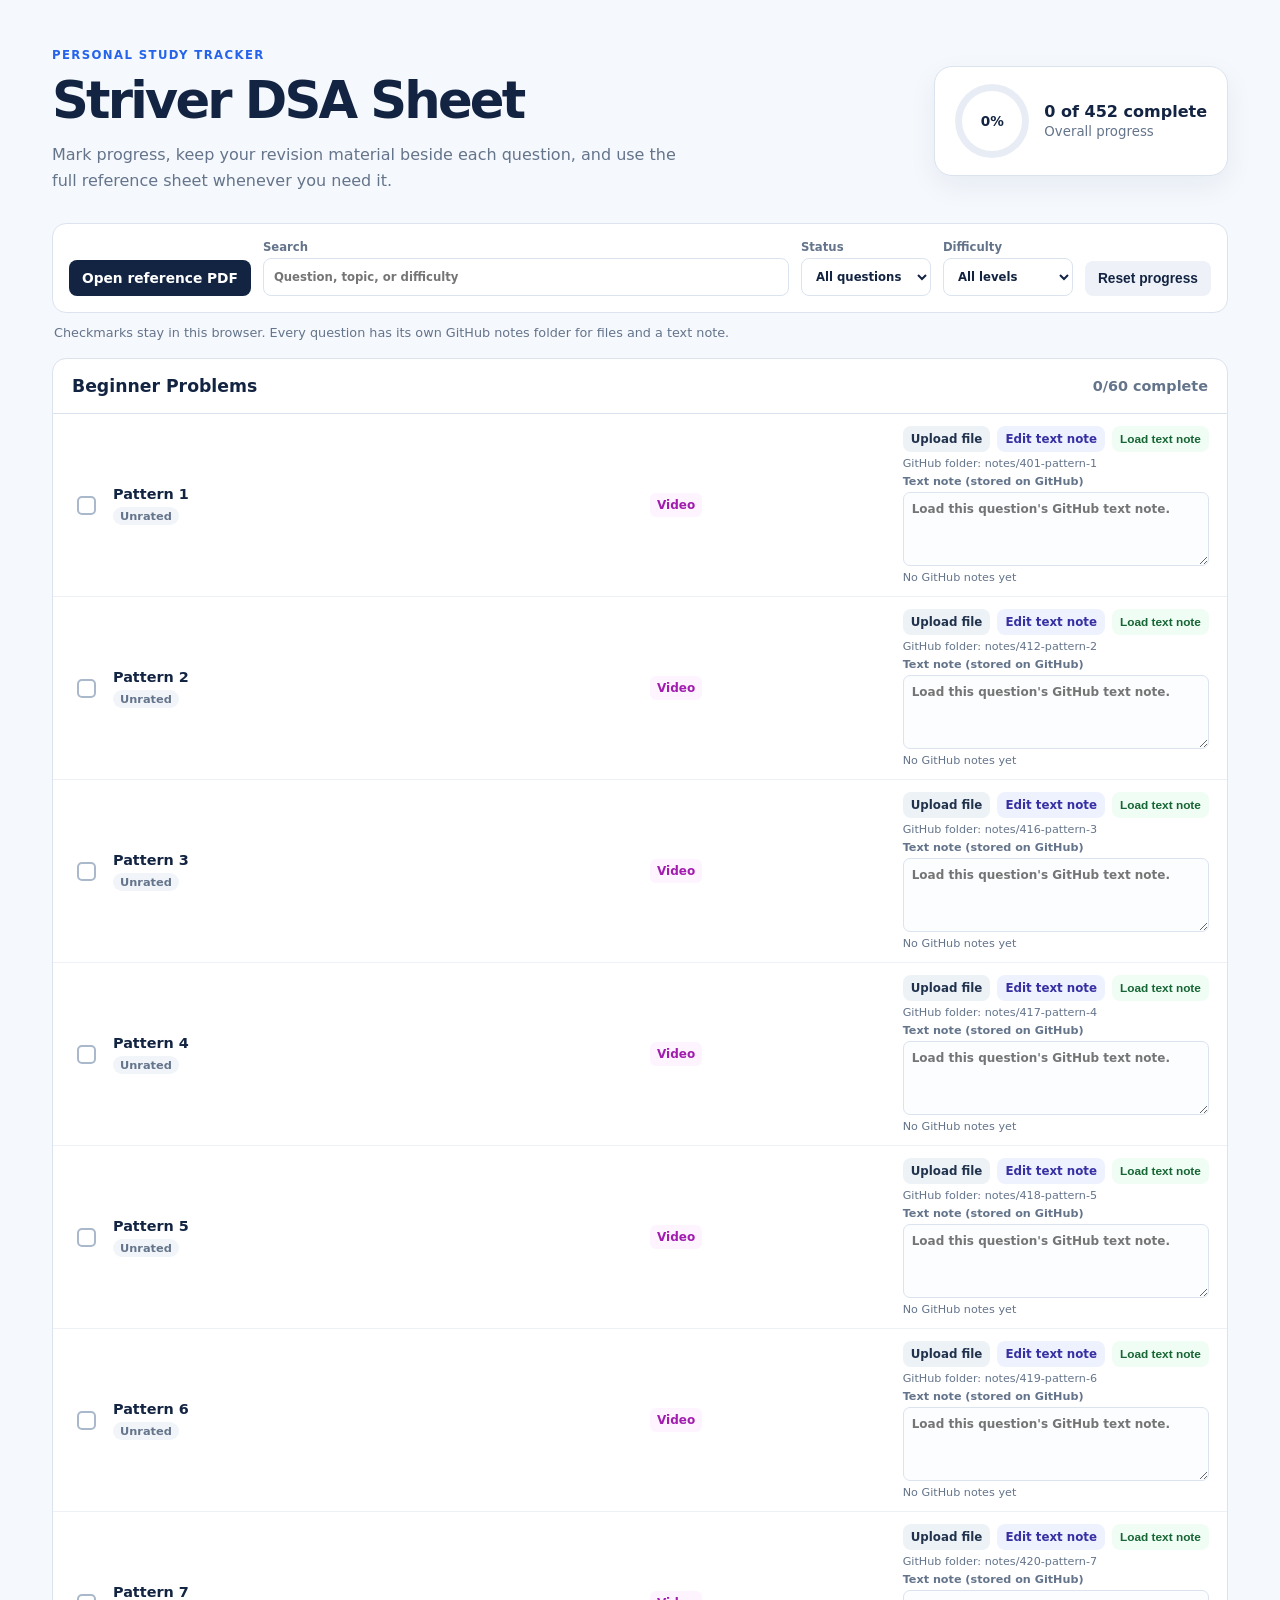
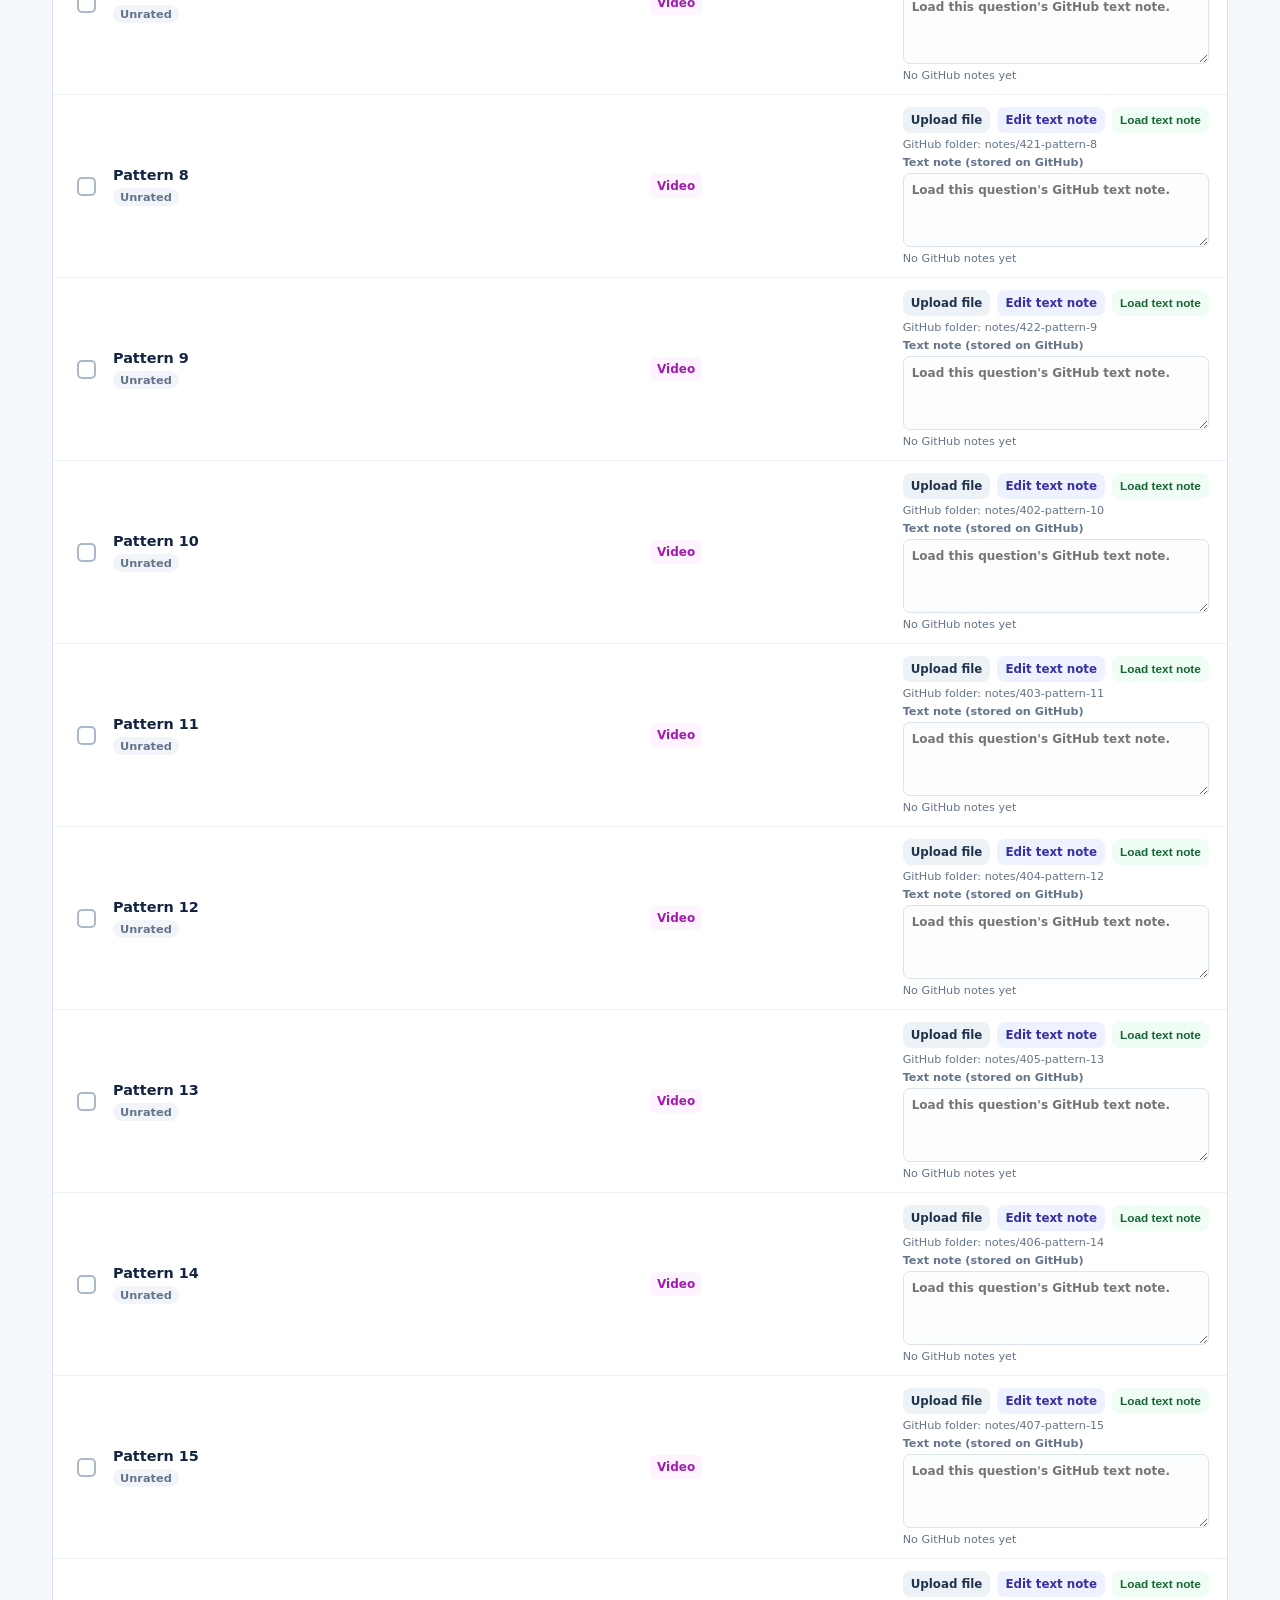
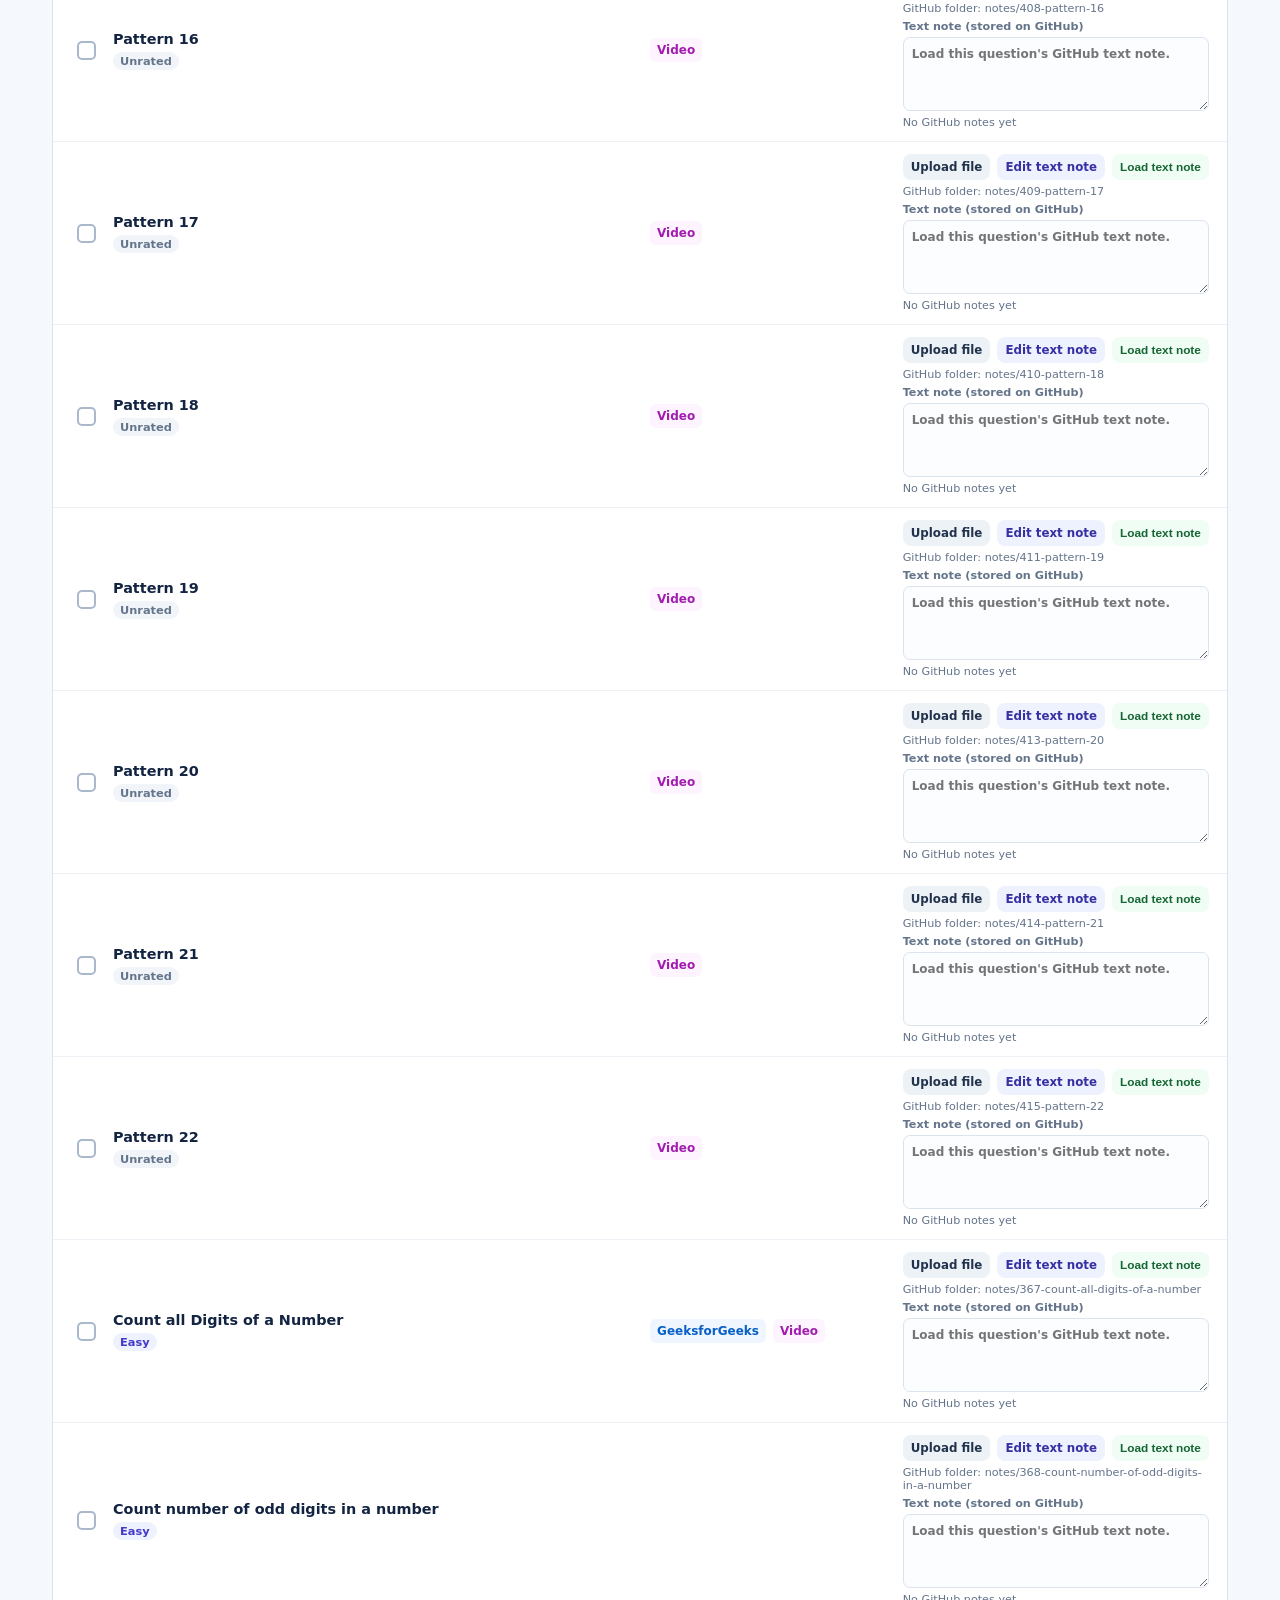
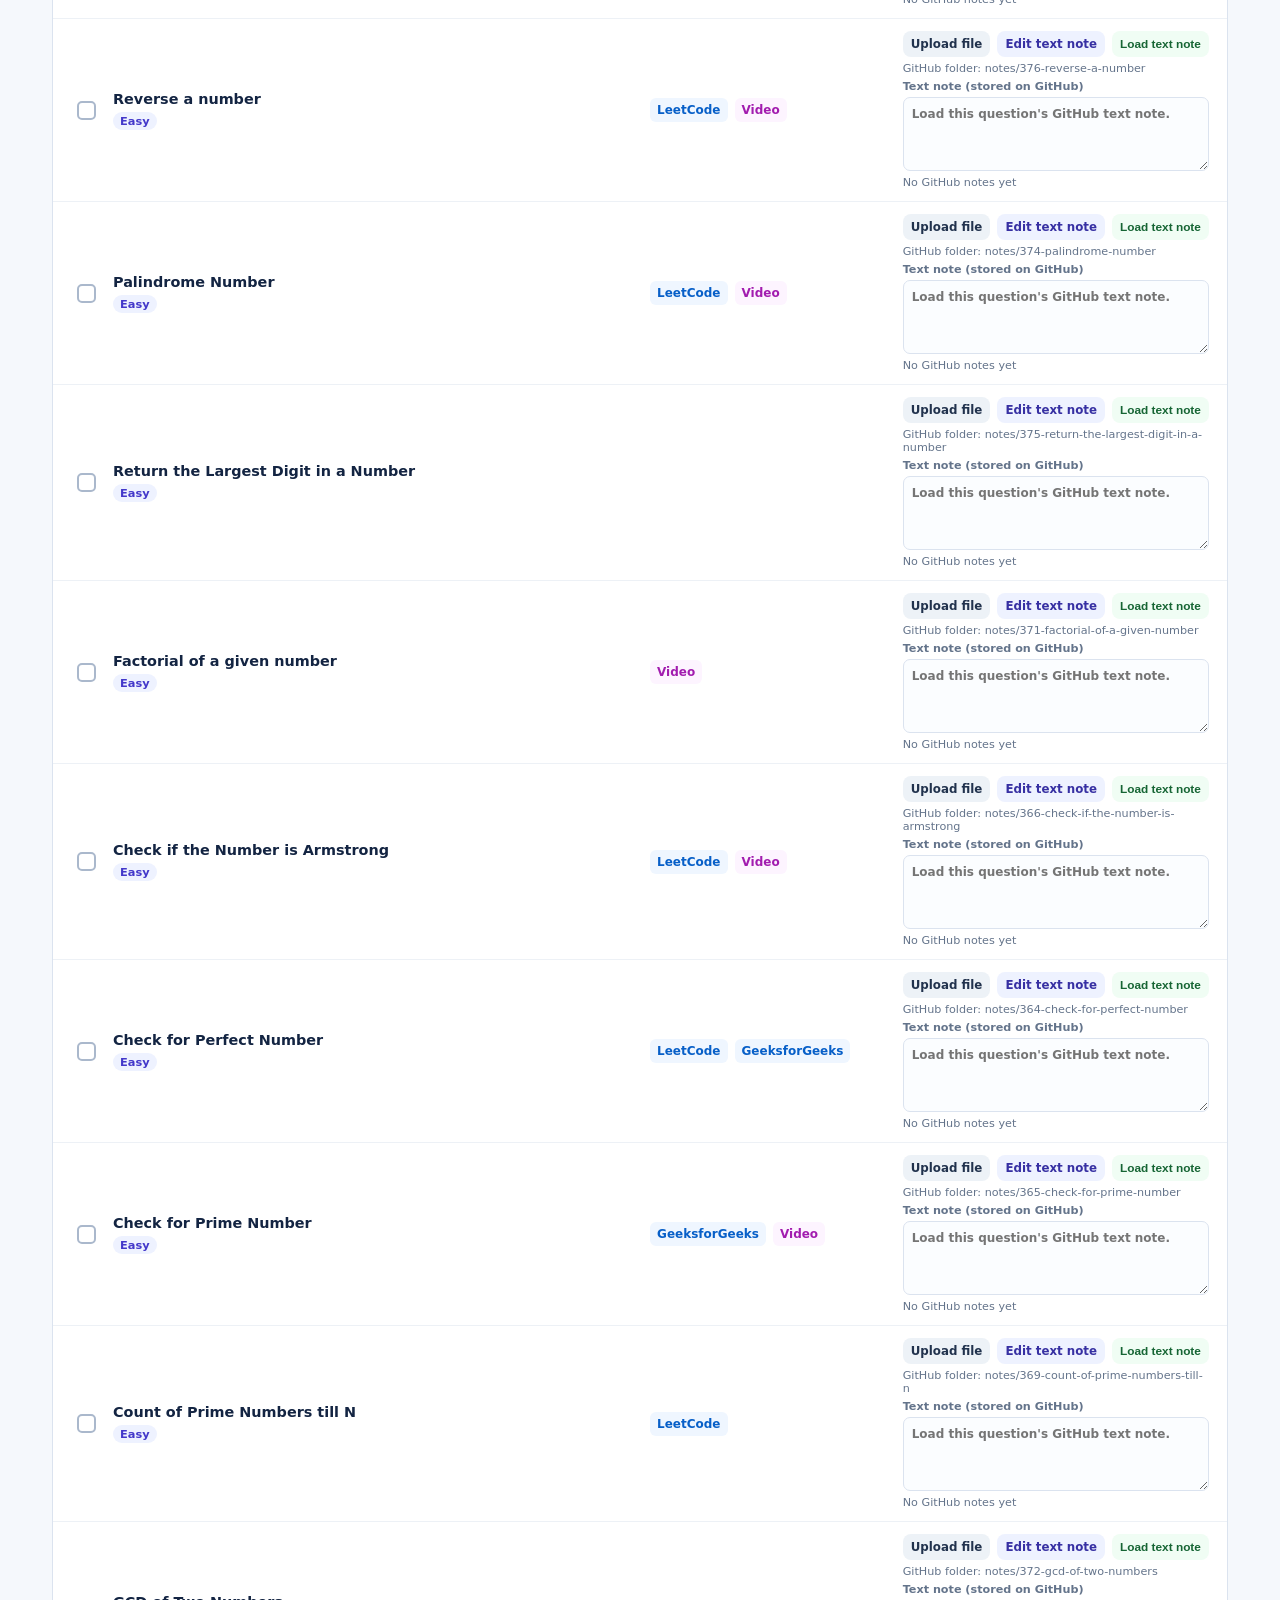
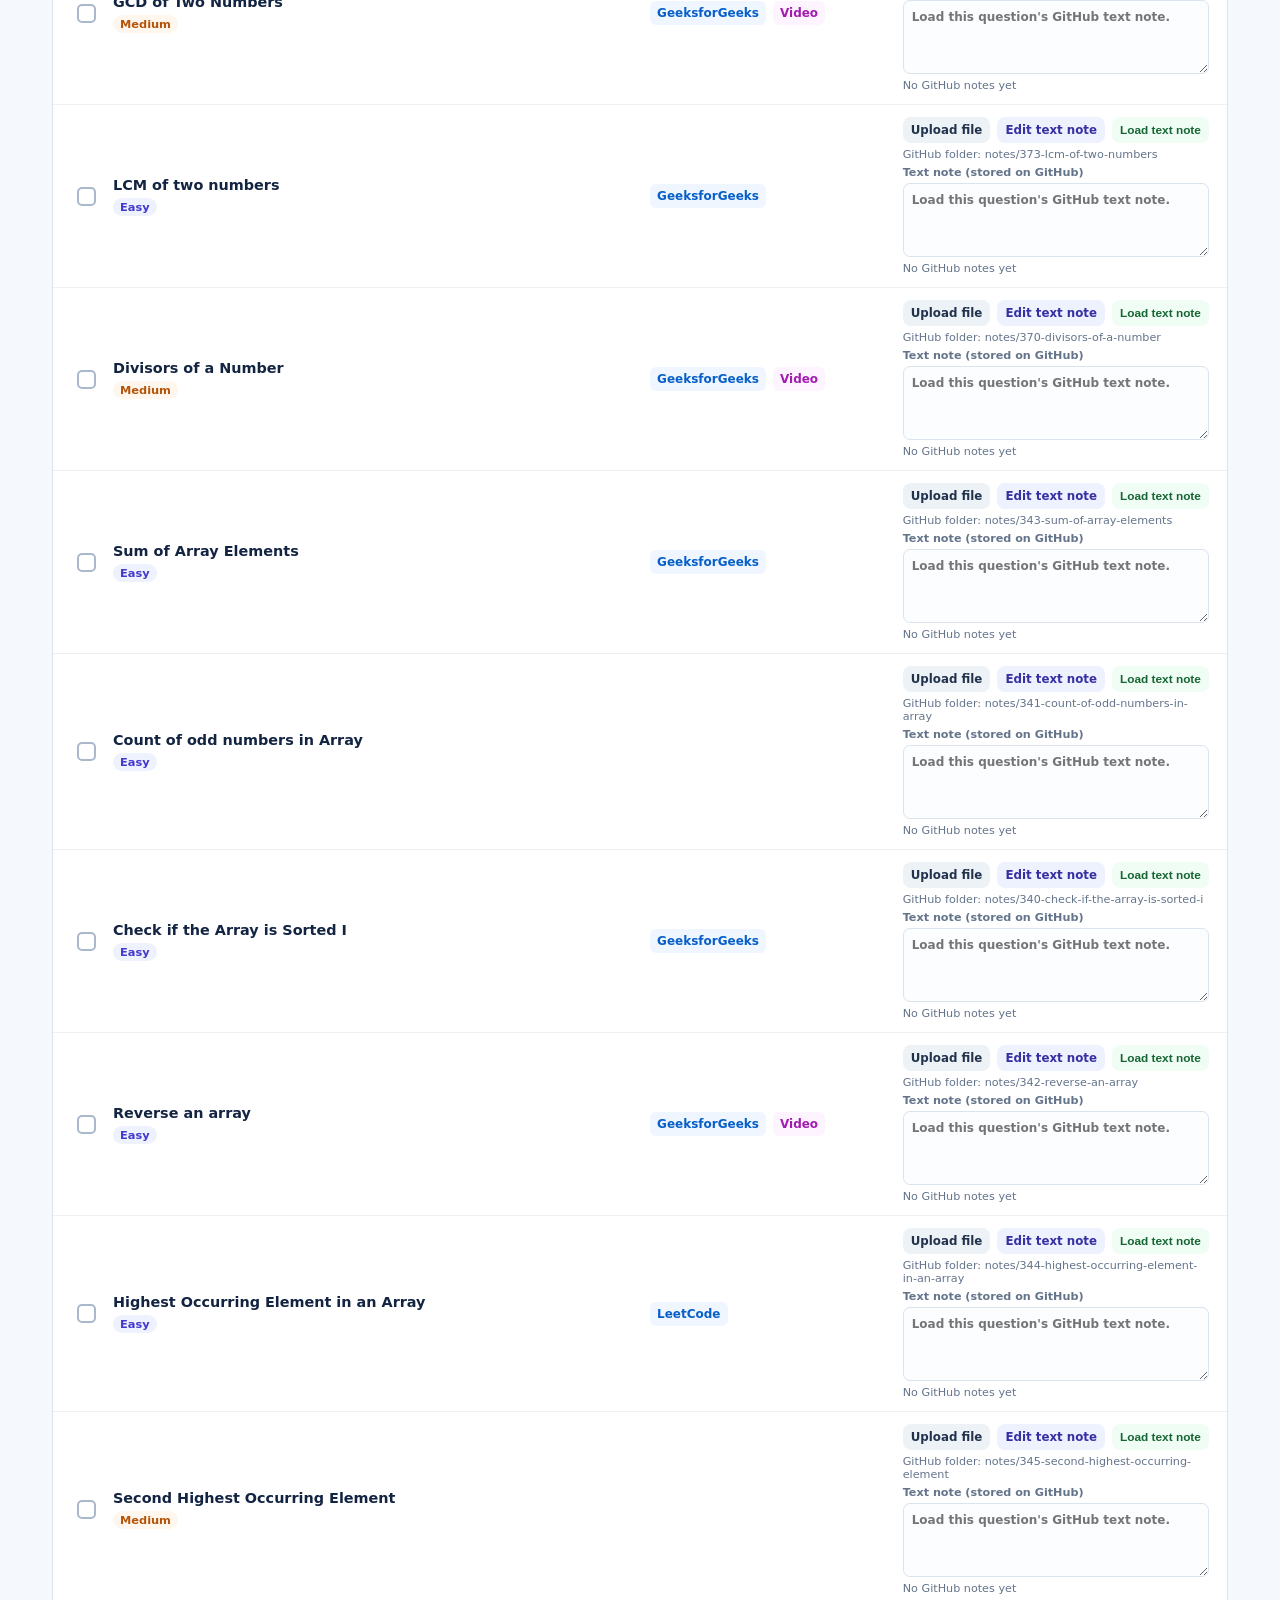
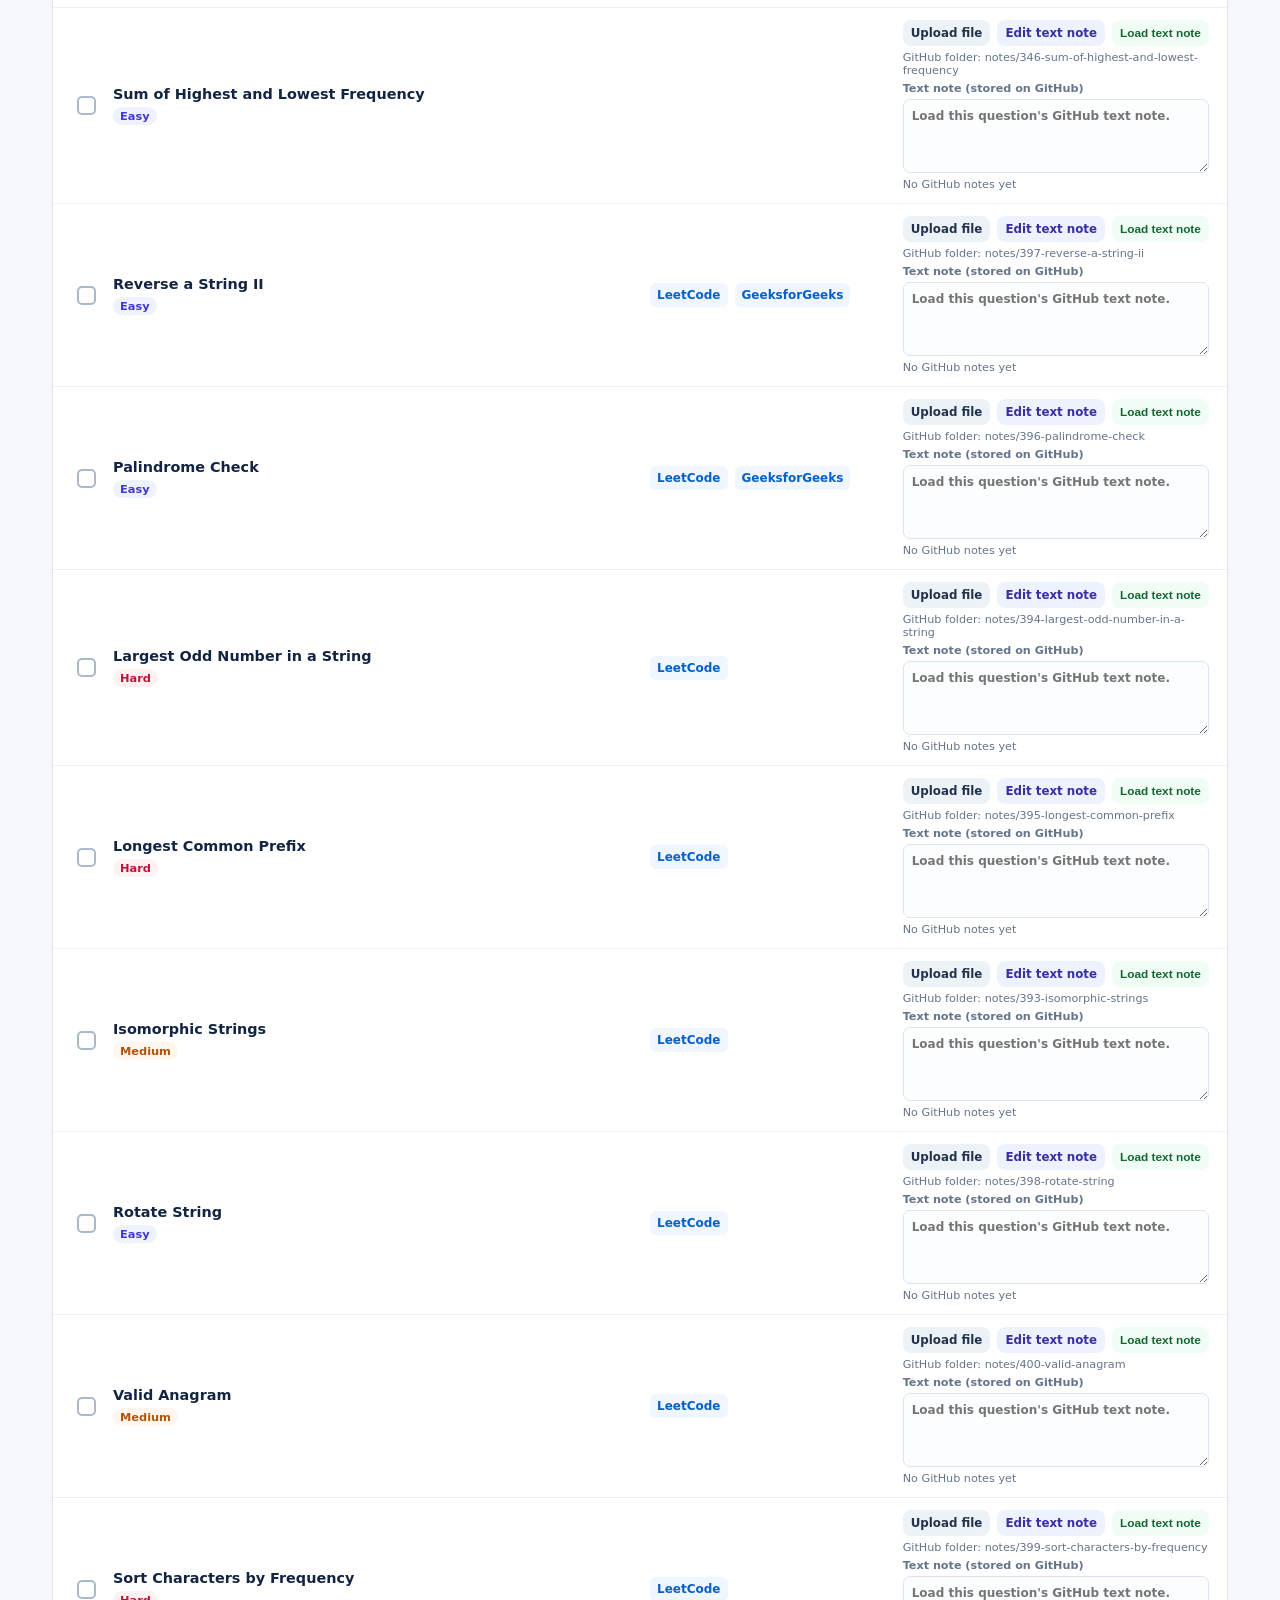
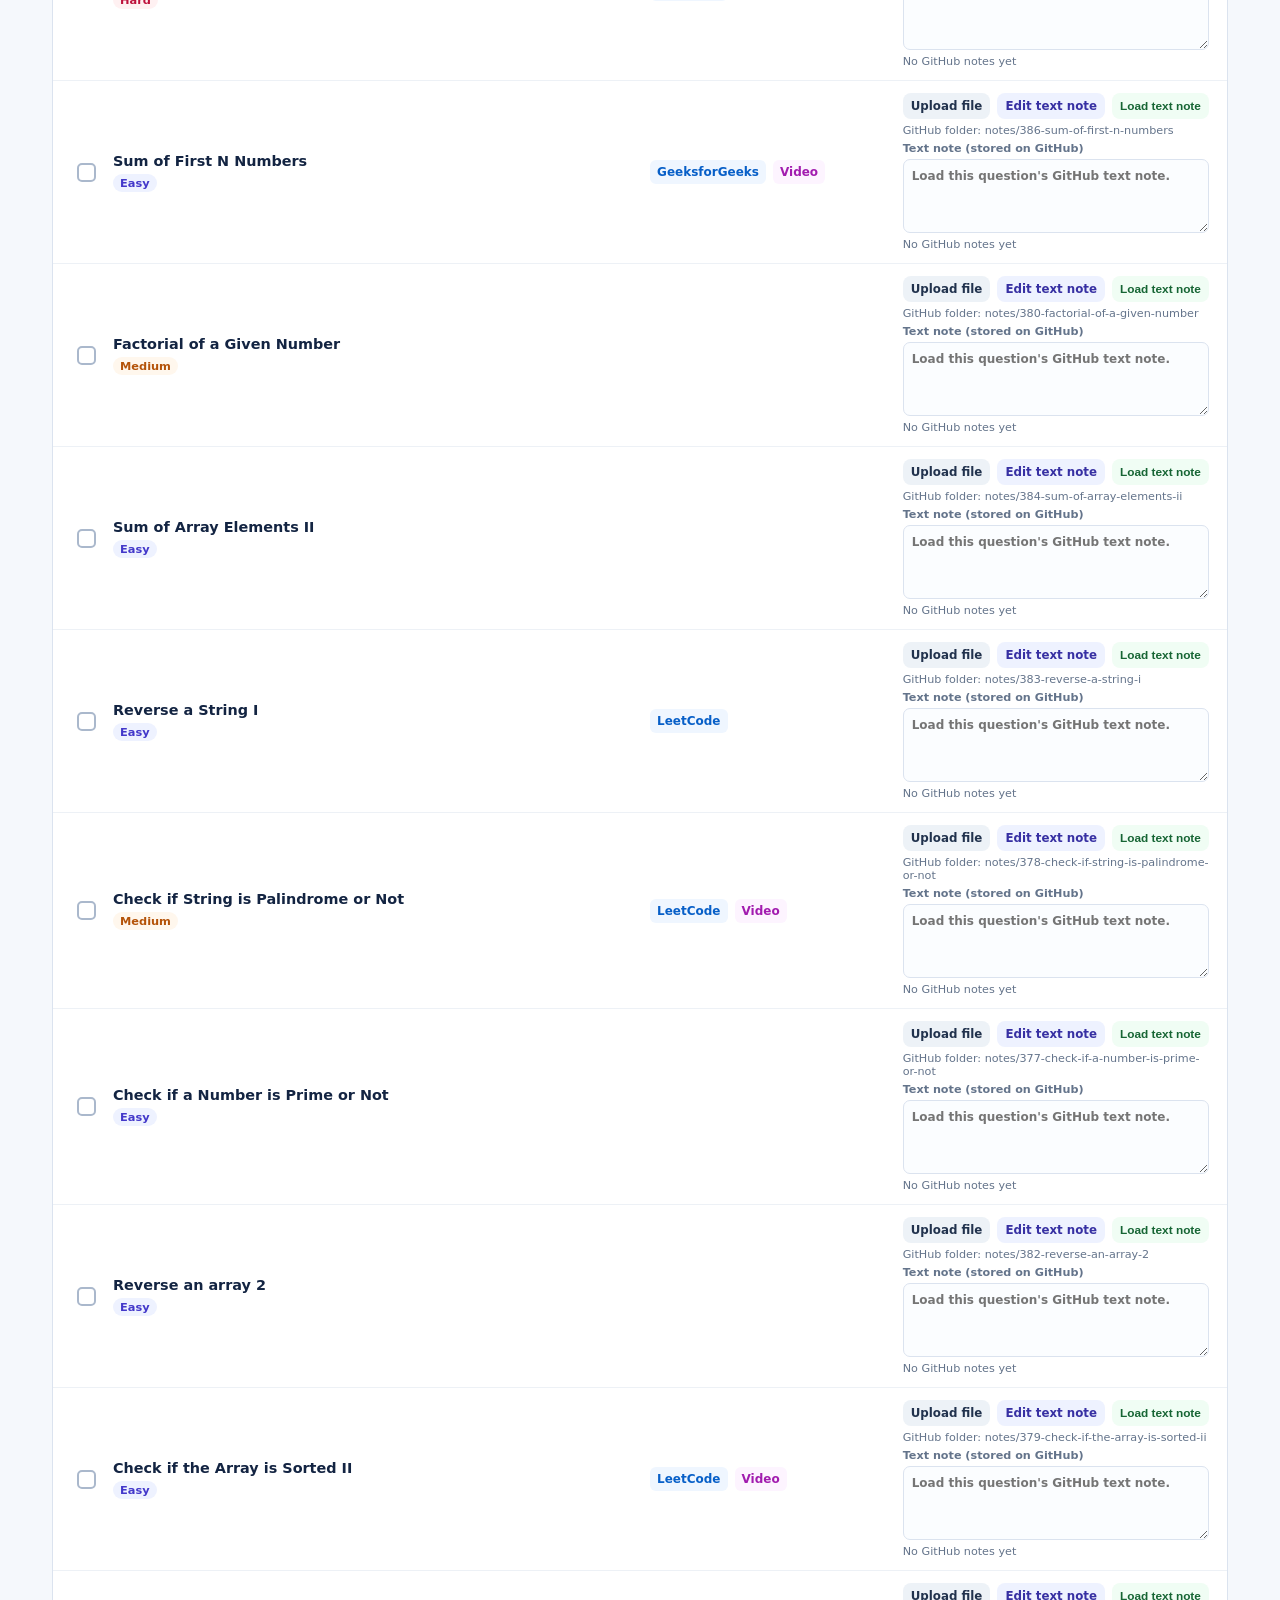
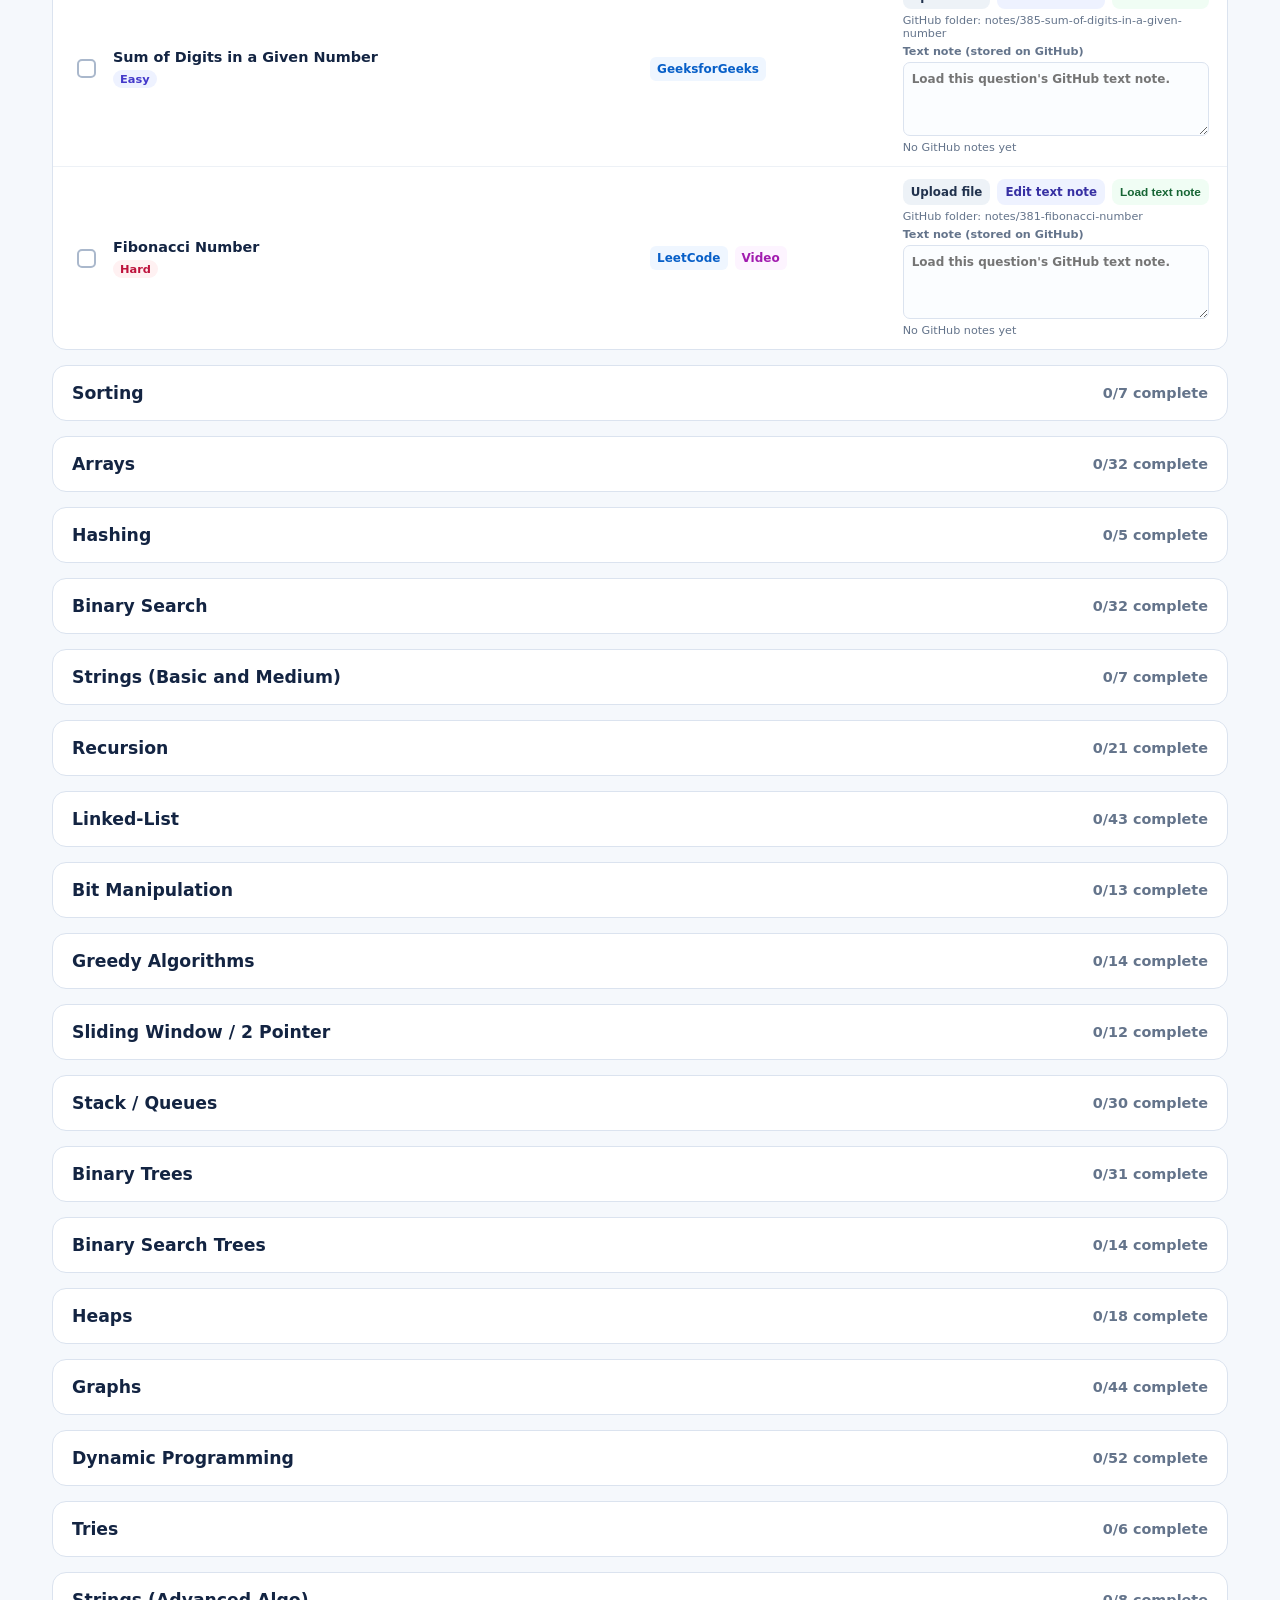
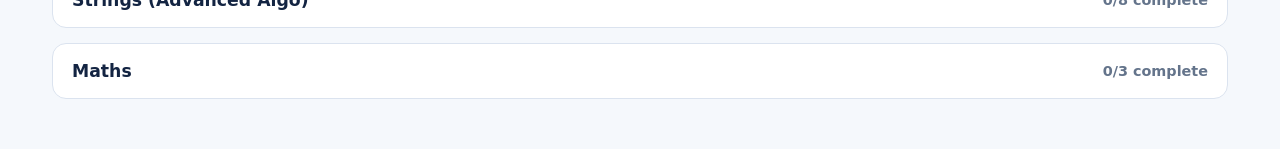
<file: index.html>
<!doctype html>
<html lang="en">
  <head>
    <meta charset="utf-8">
    <meta name="viewport" content="width=device-width, initial-scale=1">
    <link rel="icon" href="data:,">
    <title>Striver DSA Tracker</title>
    <link rel="stylesheet" href="styles.css">
  </head>
  <body>
    <header class="hero">
      <div>
        <p class="eyebrow">PERSONAL STUDY TRACKER</p>
        <h1>Striver DSA Sheet</h1>
        <p class="subtle">Mark progress, keep your revision material beside each question, and use the full reference sheet whenever you need it.</p>
      </div>
      <div class="progress-card" aria-label="Overall completion">
        <div class="progress-ring" id="progressRing"><span id="progressPercent">0%</span></div>
        <div><strong id="progressLabel">0 of 452 complete</strong><small>Overall progress</small></div>
      </div>
    </header>

    <main>
      <section class="toolbox" aria-label="Tracker controls">
        <a class="pdf-button" href="reference/striver-dsa-sheet-all-questions.pdf" target="_blank" rel="noopener">Open reference PDF</a>
        <label class="search"><span>Search</span><input id="searchInput" type="search" placeholder="Question, topic, or difficulty"></label>
        <label class="filter"><span>Status</span><select id="statusFilter"><option value="all">All questions</option><option value="todo">Not done</option><option value="done">Done</option></select></label>
        <label class="filter"><span>Difficulty</span><select id="difficultyFilter"><option value="all">All levels</option><option>Easy</option><option>Medium</option><option>Hard</option><option>Unrated</option></select></label>
        <button class="secondary" id="resetButton" type="button">Reset progress</button>
      </section>
      <p class="storage-note">Checkmarks stay in this browser. Every question has its own GitHub notes folder for files and a text note.</p>
      <section id="topics" class="topics" aria-live="polite"></section>
    </main>

    <template id="questionTemplate">
      <article class="question-row">
        <label class="done-control"><input type="checkbox" class="done-checkbox"><span class="custom-check" aria-hidden="true"></span><span class="sr-only">Mark complete</span></label>
        <div class="question-main"><strong class="question-name"></strong><span class="difficulty"></span></div>
        <div class="resources"></div>
        <div class="notes">
          <div class="note-actions">
            <a class="note-upload" target="_blank" rel="noopener">Upload file</a>
            <a class="note-editor" target="_blank" rel="noopener">Edit text note</a>
            <button class="load-note" type="button">Load text note</button>
          </div>
          <span class="note-key"></span>
          <label class="note-text-label">Text note (stored on GitHub)<textarea class="note-text" readonly placeholder="Load this question's GitHub text note."></textarea></label>
          <div class="note-list"></div>
        </div>
      </article>
    </template>

    <script src="questions.js"></script>
    <script src="app.js"></script>
  </body>
</html>
</file>
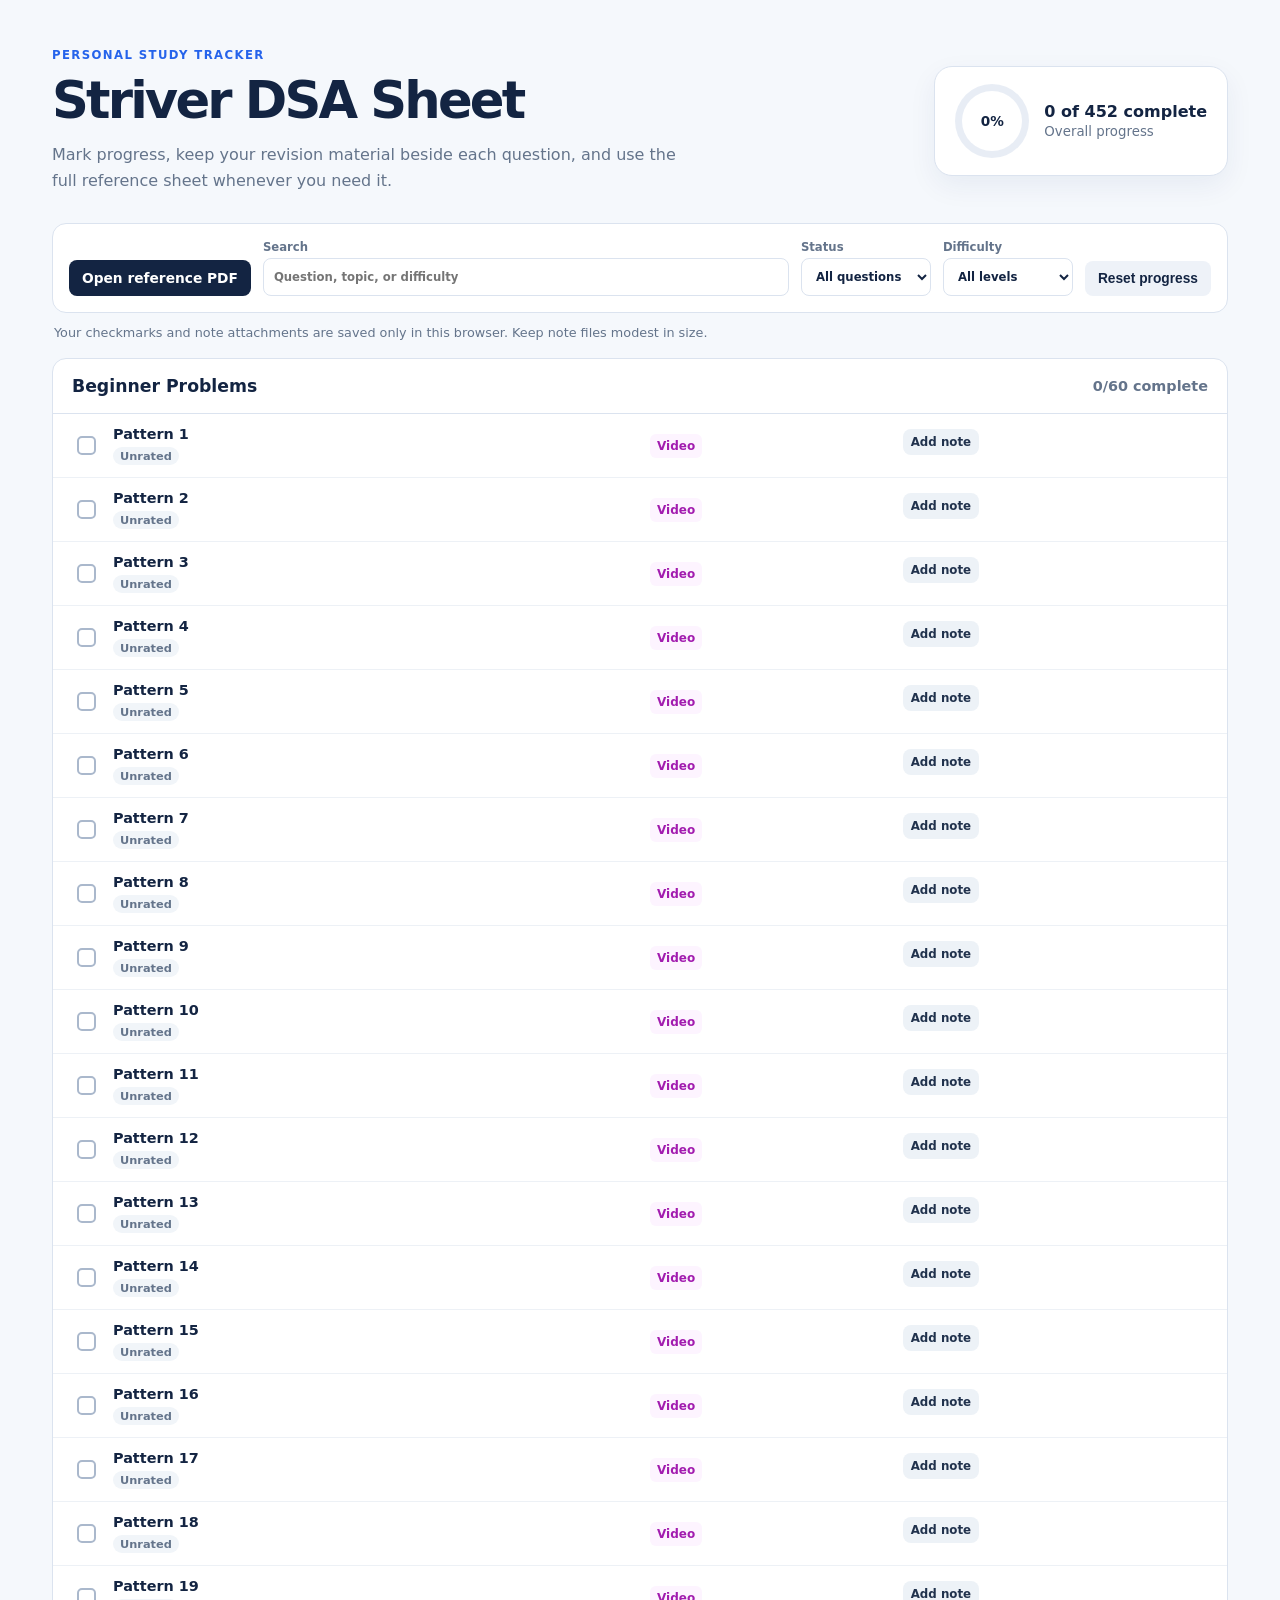
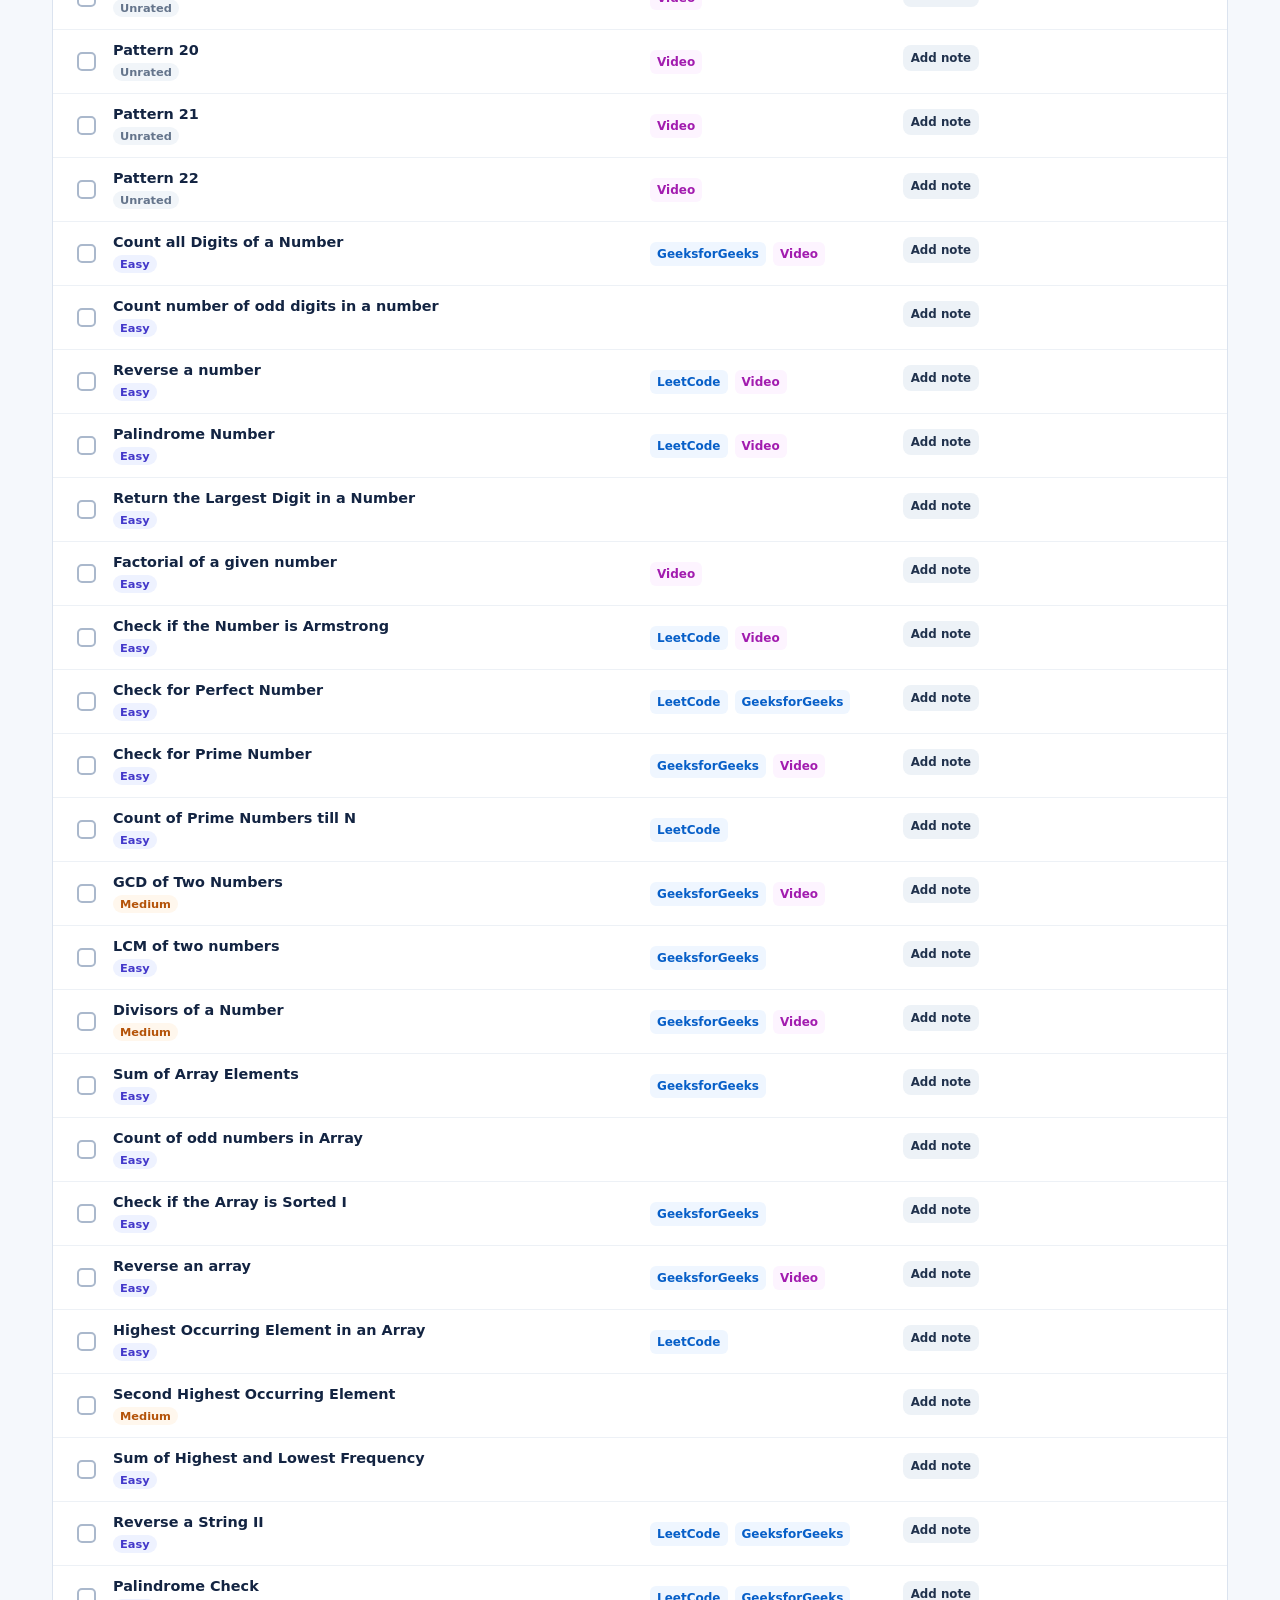
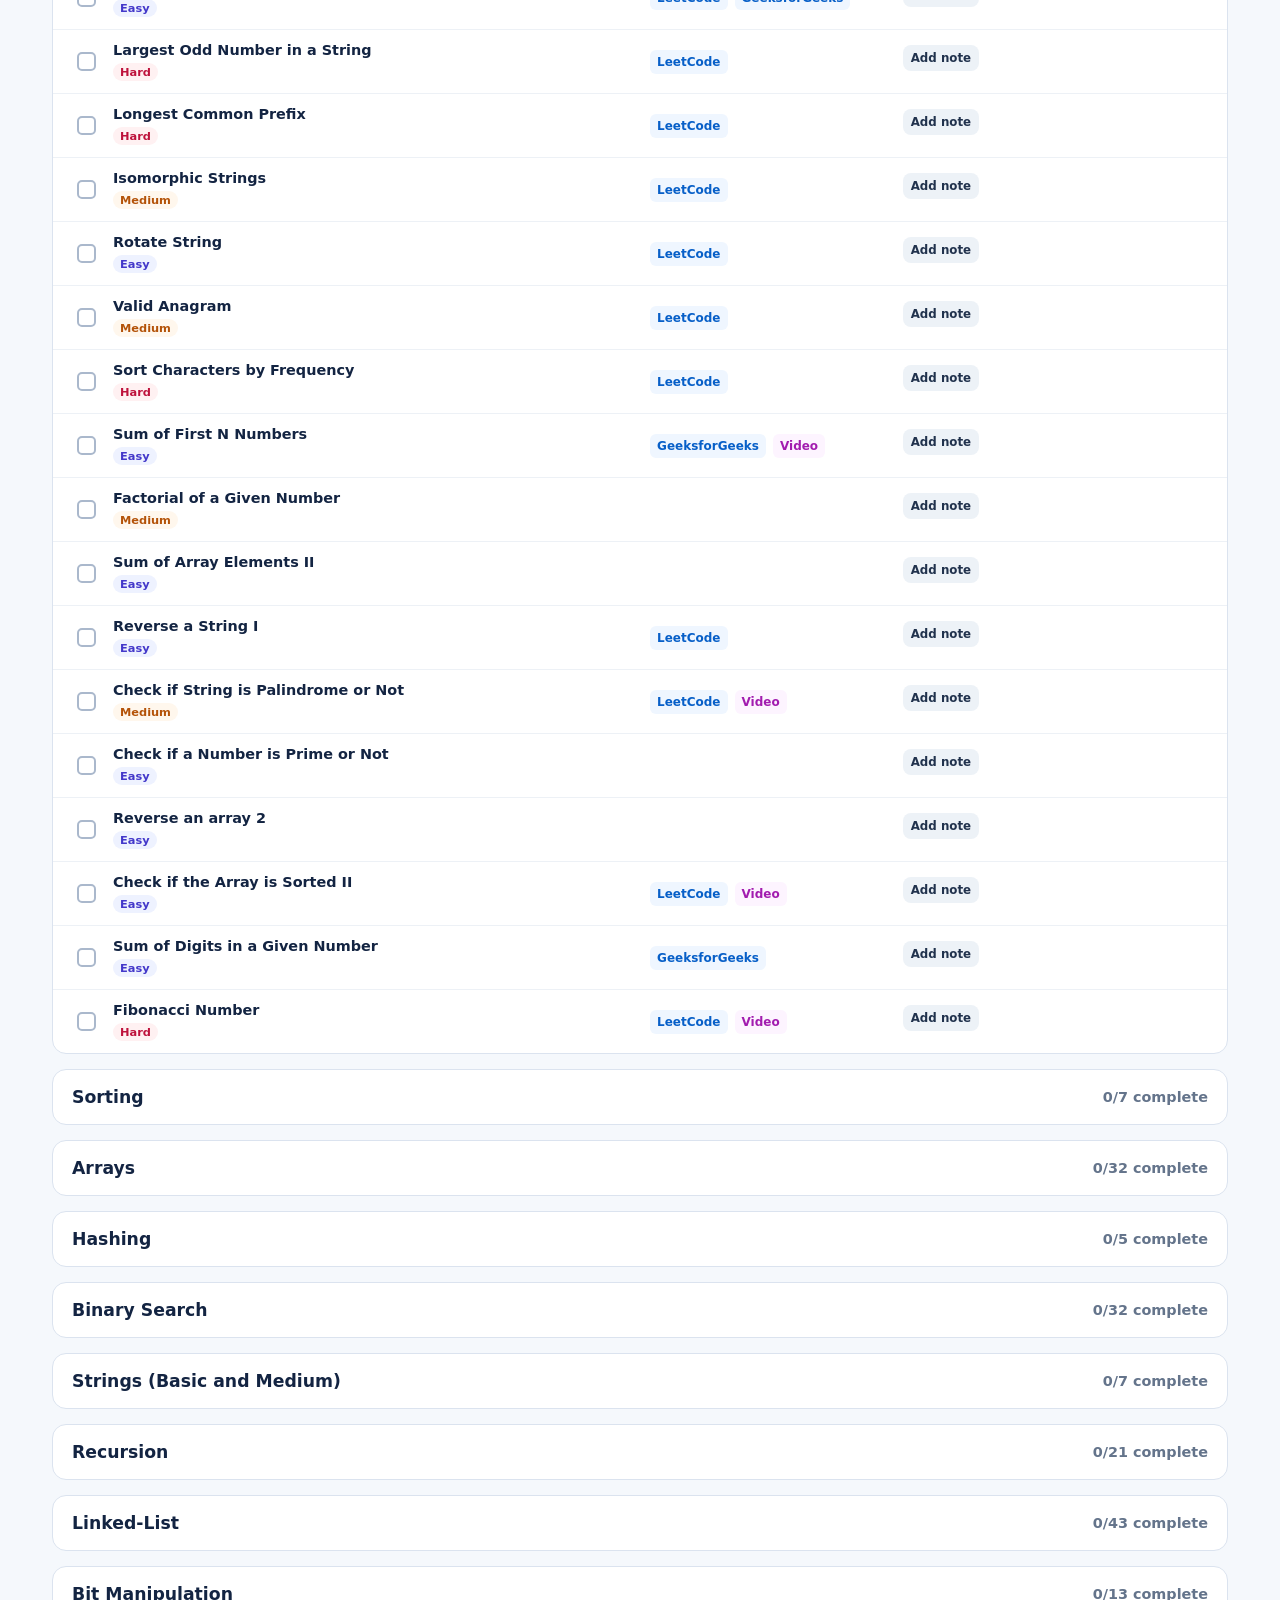
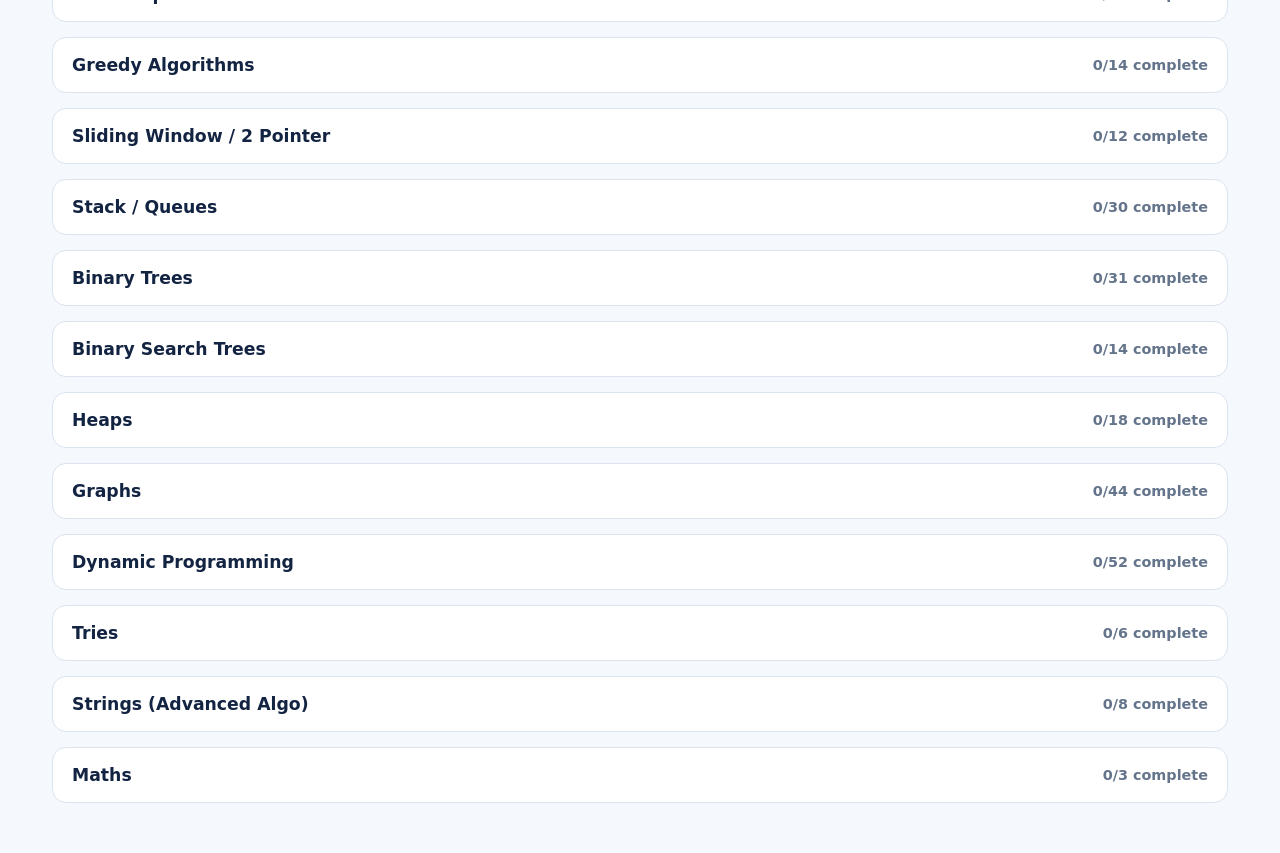
<file: striver-dsa-tracker/index.html>
<!doctype html>
<html lang="en">
  <head>
    <meta charset="utf-8">
    <meta name="viewport" content="width=device-width, initial-scale=1">
    <link rel="icon" href="data:,">
    <title>Striver DSA Tracker</title>
    <link rel="stylesheet" href="styles.css">
  </head>
  <body>
    <header class="hero">
      <div>
        <p class="eyebrow">PERSONAL STUDY TRACKER</p>
        <h1>Striver DSA Sheet</h1>
        <p class="subtle">Mark progress, keep your revision material beside each question, and use the full reference sheet whenever you need it.</p>
      </div>
      <div class="progress-card" aria-label="Overall completion">
        <div class="progress-ring" id="progressRing"><span id="progressPercent">0%</span></div>
        <div><strong id="progressLabel">0 of 452 complete</strong><small>Overall progress</small></div>
      </div>
    </header>

    <main>
      <section class="toolbox" aria-label="Tracker controls">
        <a class="pdf-button" href="reference/striver-dsa-sheet-all-questions.pdf" target="_blank" rel="noopener">Open reference PDF</a>
        <label class="search"><span>Search</span><input id="searchInput" type="search" placeholder="Question, topic, or difficulty"></label>
        <label class="filter"><span>Status</span><select id="statusFilter"><option value="all">All questions</option><option value="todo">Not done</option><option value="done">Done</option></select></label>
        <label class="filter"><span>Difficulty</span><select id="difficultyFilter"><option value="all">All levels</option><option>Easy</option><option>Medium</option><option>Hard</option><option>Unrated</option></select></label>
        <button class="secondary" id="resetButton" type="button">Reset progress</button>
      </section>
      <p class="storage-note">Your checkmarks and note attachments are saved only in this browser. Keep note files modest in size.</p>
      <section id="topics" class="topics" aria-live="polite"></section>
    </main>

    <template id="questionTemplate">
      <article class="question-row">
        <label class="done-control"><input type="checkbox" class="done-checkbox"><span class="custom-check" aria-hidden="true"></span><span class="sr-only">Mark complete</span></label>
        <div class="question-main"><strong class="question-name"></strong><span class="difficulty"></span></div>
        <div class="resources"></div>
        <div class="notes"><label class="note-upload">Add note<input class="note-input" type="file" accept="image/*,application/pdf" multiple></label><div class="note-list"></div></div>
      </article>
    </template>

    <script src="questions.js"></script>
    <script src="app.js"></script>
  </body>
</html>
</file>
<file: styles.css>
:root { --ink:#132442; --muted:#64748b; --line:#dbe3ef; --paper:#f5f8fc; --accent:#2563eb; --green:#087f5b; --amber:#b45309; --rose:#be123c; }
* { box-sizing:border-box; }
body { margin:0; color:var(--ink); background:var(--paper); font-family:Inter, ui-sans-serif, system-ui, -apple-system, BlinkMacSystemFont, "Segoe UI", sans-serif; }
.hero { max-width:1240px; margin:0 auto; padding:48px 32px 30px; display:flex; justify-content:space-between; align-items:center; gap:34px; }
.eyebrow { color:var(--accent); font-size:.73rem; font-weight:800; letter-spacing:.12em; margin:0 0 8px; }
h1 { font-size:clamp(2rem,4vw,3.4rem); letter-spacing:-.055em; margin:0; }
.subtle { color:var(--muted); line-height:1.6; max-width:650px; margin:12px 0 0; }
.progress-card { min-width:265px; padding:17px 20px; display:flex; align-items:center; gap:15px; background:#fff; border:1px solid var(--line); border-radius:18px; box-shadow:0 10px 28px #17366d10; }
.progress-ring { --progress:0deg; width:74px; aspect-ratio:1; border-radius:50%; display:grid; place-items:center; background:conic-gradient(var(--accent) var(--progress),#e8edf5 0); position:relative; font-size:.85rem; font-weight:800; }
.progress-ring:after { content:""; position:absolute; inset:7px; border-radius:50%; background:white; }.progress-ring span { z-index:1; }
.progress-card strong,.progress-card small { display:block; }.progress-card small { color:var(--muted); margin-top:3px; }
main { max-width:1240px; margin:0 auto; padding:0 32px 50px; }
.toolbox { display:flex; flex-wrap:wrap; gap:12px; padding:16px; background:#fff; border:1px solid var(--line); border-radius:14px; align-items:end; }
.pdf-button,.secondary,.note-upload,.note-editor,.load-note { border:0; background:var(--ink); color:#fff; border-radius:8px; text-decoration:none; padding:10px 13px; font-weight:700; cursor:pointer; font-size:.86rem; white-space:nowrap; }
.secondary { background:#eef2f8; color:var(--ink); }
.search,.filter { display:grid; gap:4px; color:var(--muted); font-size:.73rem; font-weight:700; }.search { flex:1; min-width:210px; }.filter { min-width:130px; }
input[type=search],select { width:100%; height:38px; border:1px solid var(--line); border-radius:8px; padding:0 10px; color:var(--ink); background:#fff; font:inherit; }
.storage-note { color:var(--muted); font-size:.8rem; margin:12px 2px 18px; }
.topics { display:grid; gap:15px; }.topic { background:#fff; border:1px solid var(--line); border-radius:14px; overflow:hidden; }.topic summary { padding:17px 19px; cursor:pointer; display:flex; justify-content:space-between; align-items:center; font-size:1.08rem; font-weight:800; }.topic summary small { color:var(--muted); font-weight:600; }.topic[open] summary { border-bottom:1px solid var(--line); }
.question-row { display:grid; grid-template-columns:30px minmax(180px,2.4fr) minmax(140px,1.1fr) minmax(170px,1.4fr); gap:12px; align-items:center; padding:12px 18px; border-bottom:1px solid #edf1f6; }.question-row:last-child { border-bottom:0; }.question-row.is-done { background:#f2fbf7; }.question-row.is-done .question-name { text-decoration:line-through; color:#64748b; }
.done-control { display:grid; place-items:center; cursor:pointer; }.done-checkbox { position:absolute; opacity:0; }.custom-check { width:19px; height:19px; border:2px solid #aab8cc; border-radius:5px; }.done-checkbox:checked + .custom-check { background:var(--green); border-color:var(--green); }.done-checkbox:checked + .custom-check:after { content:"✓"; color:white; font-size:14px; display:grid; place-items:center; }
.question-main { display:flex; flex-direction:column; gap:5px; }.question-name { font-size:.9rem; }.difficulty { width:max-content; padding:2px 7px; border-radius:999px; background:#eef2ff; color:#4338ca; font-size:.71rem; font-weight:800; }.difficulty[data-level="Hard"] { background:#fff1f2; color:var(--rose); }.difficulty[data-level="Medium"] { background:#fff7ed; color:var(--amber); }.difficulty[data-level="Unrated"] { background:#f1f5f9; color:#64748b; }
.resources,.note-list,.note-actions { display:flex; gap:7px; flex-wrap:wrap; }.resources a,.note-chip { color:#075fc8; background:#eff6ff; border-radius:6px; padding:5px 7px; font-size:.75rem; font-weight:700; text-decoration:none; }.resources a.video { color:#a21caf; background:#fdf4ff; }.notes { display:grid; gap:5px; }.note-upload,.note-editor,.load-note { padding:6px 8px; font-size:.74rem; background:#edf2f7; color:#21324d; }.note-editor { background:#eef2ff; color:#3730a3; }.load-note { background:#f0fdf4; color:#166534; }.note-key,.note-empty { color:var(--muted); font-size:.7rem; overflow-wrap:anywhere; }.note-text-label { display:grid; gap:4px; color:var(--muted); font-size:.7rem; font-weight:700; }.note-text { min-height:74px; width:100%; resize:vertical; border:1px solid var(--line); border-radius:7px; background:#fbfdff; color:var(--ink); padding:8px; font:inherit; font-size:.75rem; line-height:1.4; }.note-chip { display:inline-flex; gap:6px; align-items:center; max-width:195px; overflow:hidden; text-overflow:ellipsis; white-space:nowrap; }
.empty { padding:28px; text-align:center; color:var(--muted); }.sr-only { position:absolute; width:1px; height:1px; padding:0; margin:-1px; overflow:hidden; clip:rect(0,0,0,0); white-space:nowrap; border:0; }
@media (max-width:760px) { .hero { align-items:flex-start; flex-direction:column; padding:30px 20px 20px; }.progress-card { width:100%; }.question-row { grid-template-columns:28px 1fr; }.resources,.notes { grid-column:2; }.toolbox,main { padding-left:20px; padding-right:20px; }.toolbox { padding:13px; } }
</file>
<file: striver-dsa-tracker/styles.css>
:root { --ink:#132442; --muted:#64748b; --line:#dbe3ef; --paper:#f5f8fc; --accent:#2563eb; --green:#087f5b; --amber:#b45309; --rose:#be123c; }
* { box-sizing:border-box; }
body { margin:0; color:var(--ink); background:var(--paper); font-family:Inter, ui-sans-serif, system-ui, -apple-system, BlinkMacSystemFont, "Segoe UI", sans-serif; }
.hero { max-width:1240px; margin:0 auto; padding:48px 32px 30px; display:flex; justify-content:space-between; align-items:center; gap:34px; }
.eyebrow { color:var(--accent); font-size:.73rem; font-weight:800; letter-spacing:.12em; margin:0 0 8px; }
h1 { font-size:clamp(2rem,4vw,3.4rem); letter-spacing:-.055em; margin:0; }
.subtle { color:var(--muted); line-height:1.6; max-width:650px; margin:12px 0 0; }
.progress-card { min-width:265px; padding:17px 20px; display:flex; align-items:center; gap:15px; background:#fff; border:1px solid var(--line); border-radius:18px; box-shadow:0 10px 28px #17366d10; }
.progress-ring { --progress:0deg; width:74px; aspect-ratio:1; border-radius:50%; display:grid; place-items:center; background:conic-gradient(var(--accent) var(--progress),#e8edf5 0); position:relative; font-size:.85rem; font-weight:800; }
.progress-ring:after { content:""; position:absolute; inset:7px; border-radius:50%; background:white; }.progress-ring span { z-index:1; }
.progress-card strong,.progress-card small { display:block; }.progress-card small { color:var(--muted); margin-top:3px; }
main { max-width:1240px; margin:0 auto; padding:0 32px 50px; }
.toolbox { display:flex; flex-wrap:wrap; gap:12px; padding:16px; background:#fff; border:1px solid var(--line); border-radius:14px; align-items:end; }
.pdf-button,.secondary,.note-upload { border:0; background:var(--ink); color:#fff; border-radius:8px; text-decoration:none; padding:10px 13px; font-weight:700; cursor:pointer; font-size:.86rem; white-space:nowrap; }
.secondary { background:#eef2f8; color:var(--ink); }
.search,.filter { display:grid; gap:4px; color:var(--muted); font-size:.73rem; font-weight:700; }.search { flex:1; min-width:210px; }.filter { min-width:130px; }
input[type=search],select { width:100%; height:38px; border:1px solid var(--line); border-radius:8px; padding:0 10px; color:var(--ink); background:#fff; font:inherit; }
.storage-note { color:var(--muted); font-size:.8rem; margin:12px 2px 18px; }
.topics { display:grid; gap:15px; }.topic { background:#fff; border:1px solid var(--line); border-radius:14px; overflow:hidden; }.topic summary { padding:17px 19px; cursor:pointer; display:flex; justify-content:space-between; align-items:center; font-size:1.08rem; font-weight:800; }.topic summary small { color:var(--muted); font-weight:600; }.topic[open] summary { border-bottom:1px solid var(--line); }
.question-row { display:grid; grid-template-columns:30px minmax(180px,2.4fr) minmax(140px,1.1fr) minmax(170px,1.4fr); gap:12px; align-items:center; padding:12px 18px; border-bottom:1px solid #edf1f6; }.question-row:last-child { border-bottom:0; }.question-row.is-done { background:#f2fbf7; }.question-row.is-done .question-name { text-decoration:line-through; color:#64748b; }
.done-control { display:grid; place-items:center; cursor:pointer; }.done-checkbox { position:absolute; opacity:0; }.custom-check { width:19px; height:19px; border:2px solid #aab8cc; border-radius:5px; }.done-checkbox:checked + .custom-check { background:var(--green); border-color:var(--green); }.done-checkbox:checked + .custom-check:after { content:"✓"; color:white; font-size:14px; display:grid; place-items:center; }
.question-main { display:flex; flex-direction:column; gap:5px; }.question-name { font-size:.9rem; }.difficulty { width:max-content; padding:2px 7px; border-radius:999px; background:#eef2ff; color:#4338ca; font-size:.71rem; font-weight:800; }.difficulty[data-level="Hard"] { background:#fff1f2; color:var(--rose); }.difficulty[data-level="Medium"] { background:#fff7ed; color:var(--amber); }.difficulty[data-level="Unrated"] { background:#f1f5f9; color:#64748b; }
.resources,.note-list { display:flex; gap:7px; flex-wrap:wrap; }.resources a,.note-chip { color:#075fc8; background:#eff6ff; border-radius:6px; padding:5px 7px; font-size:.75rem; font-weight:700; text-decoration:none; }.resources a.video { color:#a21caf; background:#fdf4ff; }.notes { display:grid; gap:7px; }.note-upload { justify-self:start; padding:6px 8px; font-size:.74rem; background:#edf2f7; color:#21324d; }.note-input { display:none; }.note-chip { display:inline-flex; gap:6px; align-items:center; max-width:195px; overflow:hidden; text-overflow:ellipsis; white-space:nowrap; }.note-chip button { border:0; background:transparent; color:#7f1d1d; font-size:15px; line-height:1; cursor:pointer; }
.empty { padding:28px; text-align:center; color:var(--muted); }.sr-only { position:absolute; width:1px; height:1px; padding:0; margin:-1px; overflow:hidden; clip:rect(0,0,0,0); white-space:nowrap; border:0; }
@media (max-width:760px) { .hero { align-items:flex-start; flex-direction:column; padding:30px 20px 20px; }.progress-card { width:100%; }.question-row { grid-template-columns:28px 1fr; }.resources,.notes { grid-column:2; }.toolbox,main { padding-left:20px; padding-right:20px; }.toolbox { padding:13px; } }
</file>
